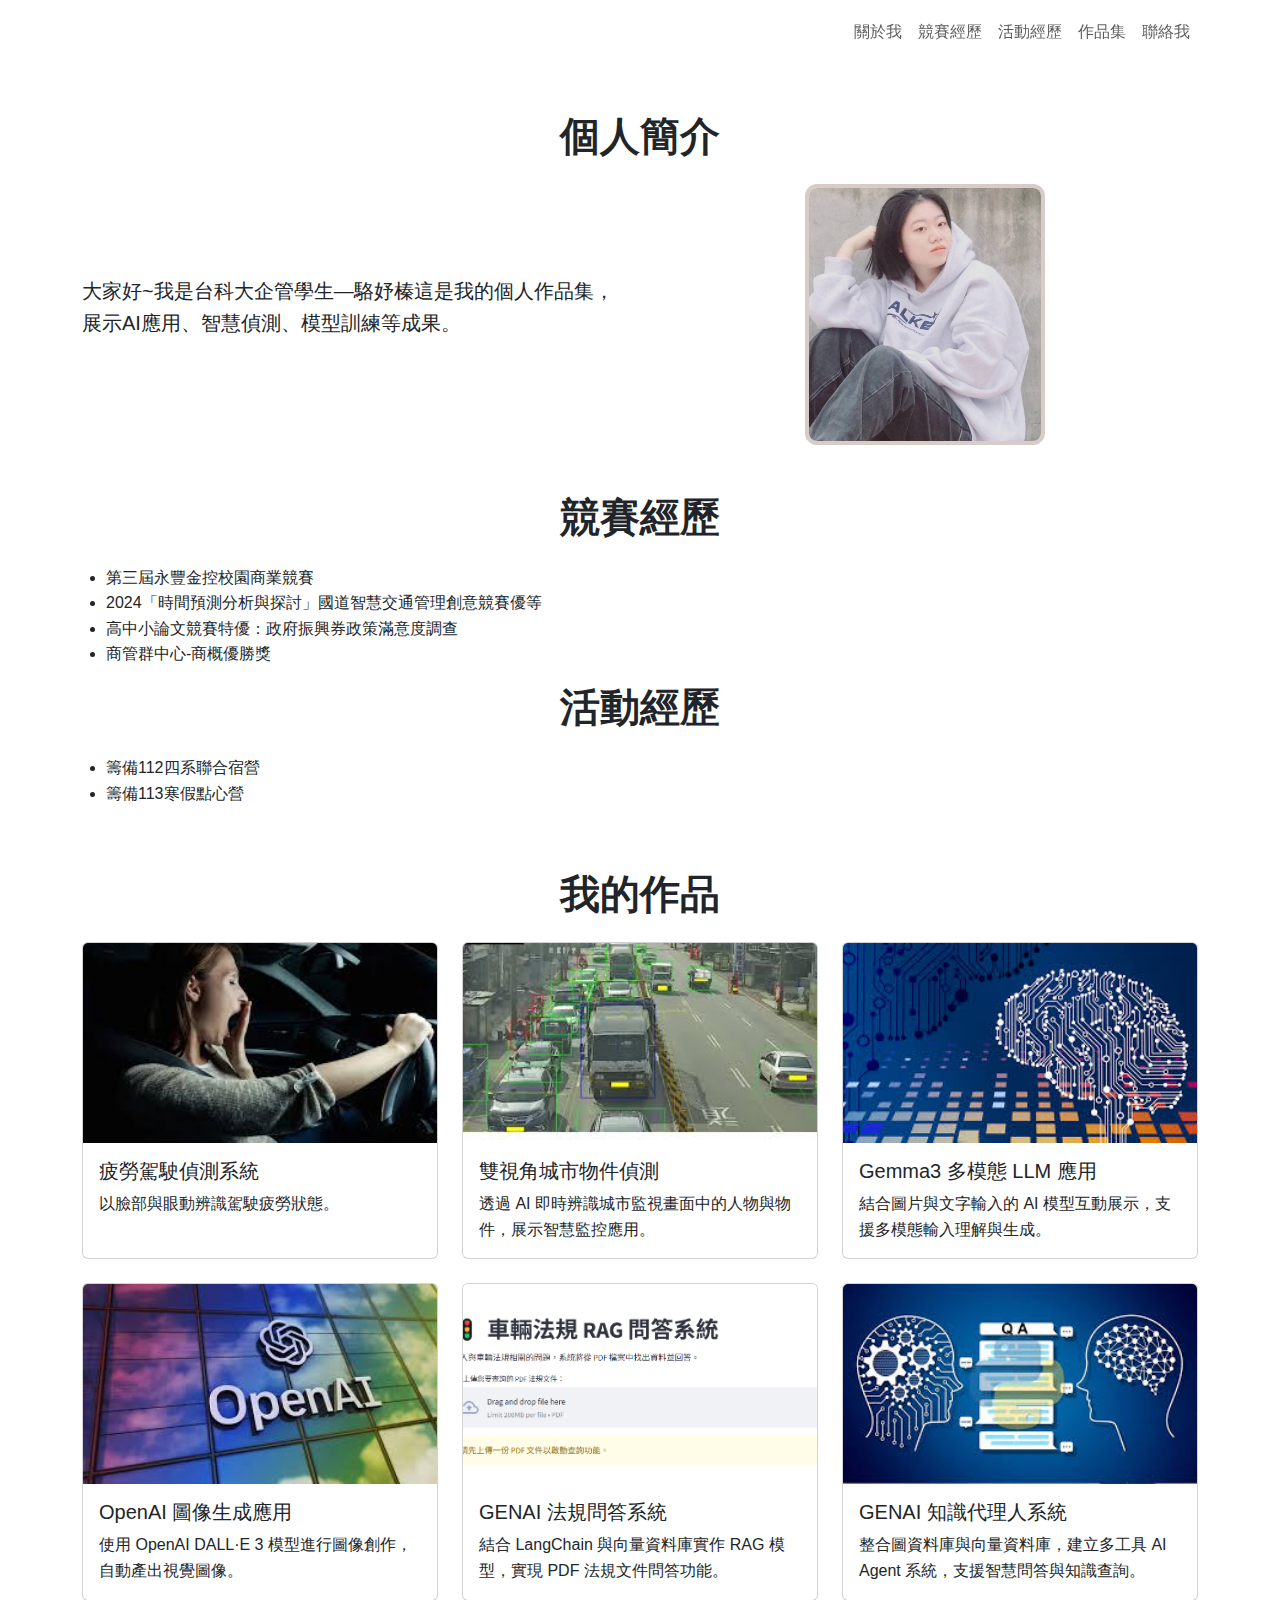
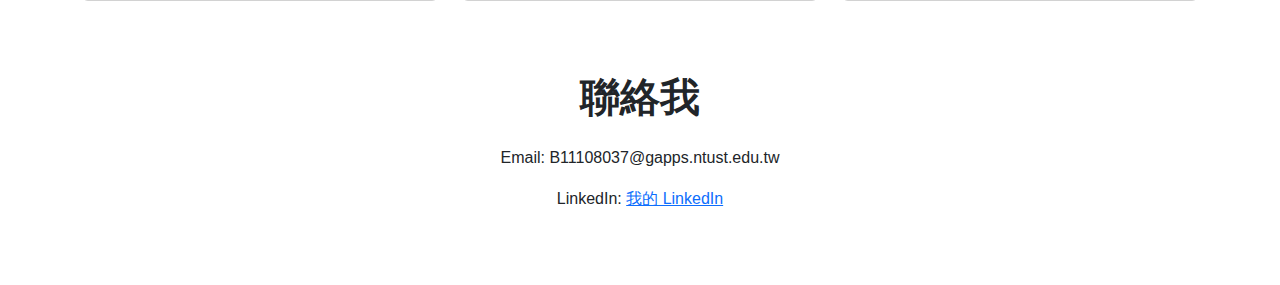
<file: index.html>
<!DOCTYPE html>
<html lang="zh-Hant">
<head>
  <meta charset="utf-8" />
  <meta name="viewport" content="width=device-width, initial-scale=1" />
  <title>個人作品集</title>

  <!-- SEO Meta Tags -->
  <meta name="description" content="大家好我是台科大企管學生—駱妤榛這是我的個人作品集，展示AI應用、交通預測、模型訓練等專案成果。" />
  <meta name="keywords" content="個人網站, 作品集, 台灣科技大學, AI, 模型, 資料分析" />
  <meta name="author" content="Your Name" />

  <!-- Bootstrap & CSS -->
  <link href="https://cdn.jsdelivr.net/npm/bootstrap@5.3.3/dist/css/bootstrap.min.css" rel="stylesheet" />
  <link href="style.css" rel="stylesheet" />
  <style>
    .card-img-top {
      width: 100%;
      height: 200px;
      object-fit: cover;
    }
  </style>
</head>
<body>
  <!-- 導覽列 -->
  <nav class="navbar navbar-expand-md navbar-light bg-primary-custom sticky-top">
    <div class="container">
      <a class="navbar-brand text-white" href="#">個人網站</a>
      <button class="navbar-toggler" type="button" data-bs-toggle="collapse" data-bs-target="#navbarPink">
        <span class="navbar-toggler-icon"></span>
      </button>
      <div class="collapse navbar-collapse" id="navbarPink">
        <ul class="navbar-nav ms-auto">
          <li class="nav-item"><a class="nav-link" href="#about">關於我</a></li>
          <li class="nav-item"><a class="nav-link" href="#experience">競賽經歷</a></li>
          <li class="nav-item"><a class="nav-link" href="#activities">活動經歷</a></li>
          <li class="nav-item"><a class="nav-link" href="#portfolio">作品集</a></li>
          <li class="nav-item"><a class="nav-link" href="#contact">聯絡我</a></li>
        </ul>
      </div>
    </div>
  </nav>

  <!-- 關於我 -->
  <section id="about" class="container py-5">
    <h2 class="section-title text-center mb-4">個人簡介</h2>
    <div class="row align-items-center">
      <div class="col-md-6">
        <p class="fs-5">
          大家好~我是台科大企管學生—駱妤榛這是我的個人作品集，展示AI應用、智慧偵測、模型訓練等成果。
        </p>
      </div>
      <div class="col-md-6 text-center">
        <img src="attached_assets/1573121.jpg" alt="個人照片" class="img-fluid" style="width: 240px; border: 4px solid #d7ccc8; border-radius: 12px;">
      </div>
    </div>
  </section>

  <!-- 競賽經歷 -->
  <section id="experience" class="container">
    <h2 class="section-title text-center">競賽經歷</h2>
    <ul class="ps-4">
      <li>第三屆永豐金控校園商業競賽</li>
      <li>2024「時間預測分析與探討」國道智慧交通管理創意競賽優等</li>
      <li>高中小論文競賽特優：政府振興券政策滿意度調查</li>
      <li>商管群中心-商概優勝獎</li>
    </ul>
  </section>

  <!-- 活動經歷 -->
  <section id="activities" class="container">
    <h2 class="section-title text-center">活動經歷</h2>
    <ul class="ps-4">
      <li>籌備112四系聯合宿營</li>
      <li>籌備113寒假點心營</li>
    </ul>
  </section>

  <!-- 作品集 -->
  <section id="portfolio" class="container py-5">
    <h2 class="section-title text-center">我的作品</h2>
    <div class="row">
      <!-- 作品 1 -->
      <div class="col-md-6 col-lg-4 mb-4">
        <article class="card h-100">
          <a href="project1.html">
            <img src="attached_assets/tired.jpg" alt="疲勞駕駛示意圖" class="card-img-top">
          </a>
          <div class="card-body">
            <h5 class="card-title"><a href="project1.html" class="text-decoration-none text-dark">疲勞駕駛偵測系統</a></h5>
            <p class="card-text">以臉部與眼動辨識駕駛疲勞狀態。</p>
          </div>
        </article>
      </div>

      <!-- 作品 2 -->
      <div class="col-md-6 col-lg-4 mb-4">
        <article class="card h-100">
          <a href="project2.html">
            <img src="attached_assets/21.jpg" class="card-img-top" alt="城市物件辨識系統畫面">
          </a>
          <div class="card-body">
            <h5 class="card-title"><a href="project2.html" class="text-decoration-none text-dark">雙視角城市物件偵測</a></h5>
            <p class="card-text">透過 AI 即時辨識城市監視畫面中的人物與物件，展示智慧監控應用。</p>
          </div>
        </article>
      </div>

      <!-- 作品 3 -->
      <div class="col-md-6 col-lg-4 mb-4">
        <article class="card h-100">
          <a href="project3.html">
            <img src="attached_assets/3.jpg" class="card-img-top" alt="Gemma3 多模態系統">
          </a>
          <div class="card-body">
            <h5 class="card-title"><a href="project3.html" class="text-decoration-none text-dark">Gemma3 多模態 LLM 應用</a></h5>
            <p class="card-text">結合圖片與文字輸入的 AI 模型互動展示，支援多模態輸入理解與生成。</p>
          </div>
        </article>
      </div>

      <!-- 作品 4 -->
      <div class="col-md-6 col-lg-4 mb-4">
        <article class="card h-100">
          <a href="project4.html">
            <img src="attached_assets/4.jpg" class="card-img-top" alt="圖像生成結果">
          </a>
          <div class="card-body">
            <h5 class="card-title"><a href="project4.html" class="text-decoration-none text-dark">OpenAI 圖像生成應用</a></h5>
            <p class="card-text">使用 OpenAI DALL·E 3 模型進行圖像創作，自動產出視覺圖像。</p>
          </div>
        </article>
      </div>

      <!-- 作品 5 -->
      <div class="col-md-6 col-lg-4 mb-4">
        <article class="card h-100">
          <a href="project5.html">
            <img src="attached_assets/5.png" class="card-img-top" alt="法規問答系統畫面">
          </a>
          <div class="card-body">
            <h5 class="card-title"><a href="project5.html" class="text-decoration-none text-dark">GENAI 法規問答系統</a></h5>
            <p class="card-text">結合 LangChain 與向量資料庫實作 RAG 模型，實現 PDF 法規文件問答功能。</p>
          </div>
        </article>
      </div>

      <!-- ✅ 修改後的作品 6 -->
      <div class="col-md-6 col-lg-4 mb-4">
        <article class="card h-100">
          <a href="project6.html">
            <img src="attached_assets/6.jpg" class="card-img-top" alt="知識代理人系統">
          </a>
          <div class="card-body">
            <h5 class="card-title"><a href="project6.html" class="text-decoration-none text-dark">GENAI 知識代理人系統</a></h5>
            <p class="card-text">整合圖資料庫與向量資料庫，建立多工具 AI Agent 系統，支援智慧問答與知識查詢。</p>
          </div>
        </article>
      </div>

    </div>
  </section>

  <!-- 聯絡我 -->
  <section id="contact" class="container text-center">
    <h2 class="section-title">聯絡我</h2>
    <p>Email: B11108037@gapps.ntust.edu.tw</p>
    <p>LinkedIn: <a href="https://www.linkedin.com/in/yourprofile" target="_blank">我的 LinkedIn</a></p>
  </section>

  <!-- 頁尾 -->
  <footer class="text-center py-3 bg-primary-custom text-white">
    &copy; 2025 我的個人網站
  </footer>

  <!-- Bootstrap JS -->
  <script src="https://cdn.jsdelivr.net/npm/bootstrap@5.3.3/dist/js/bootstrap.bundle.min.js"></script>
</body>
</html>
</file>
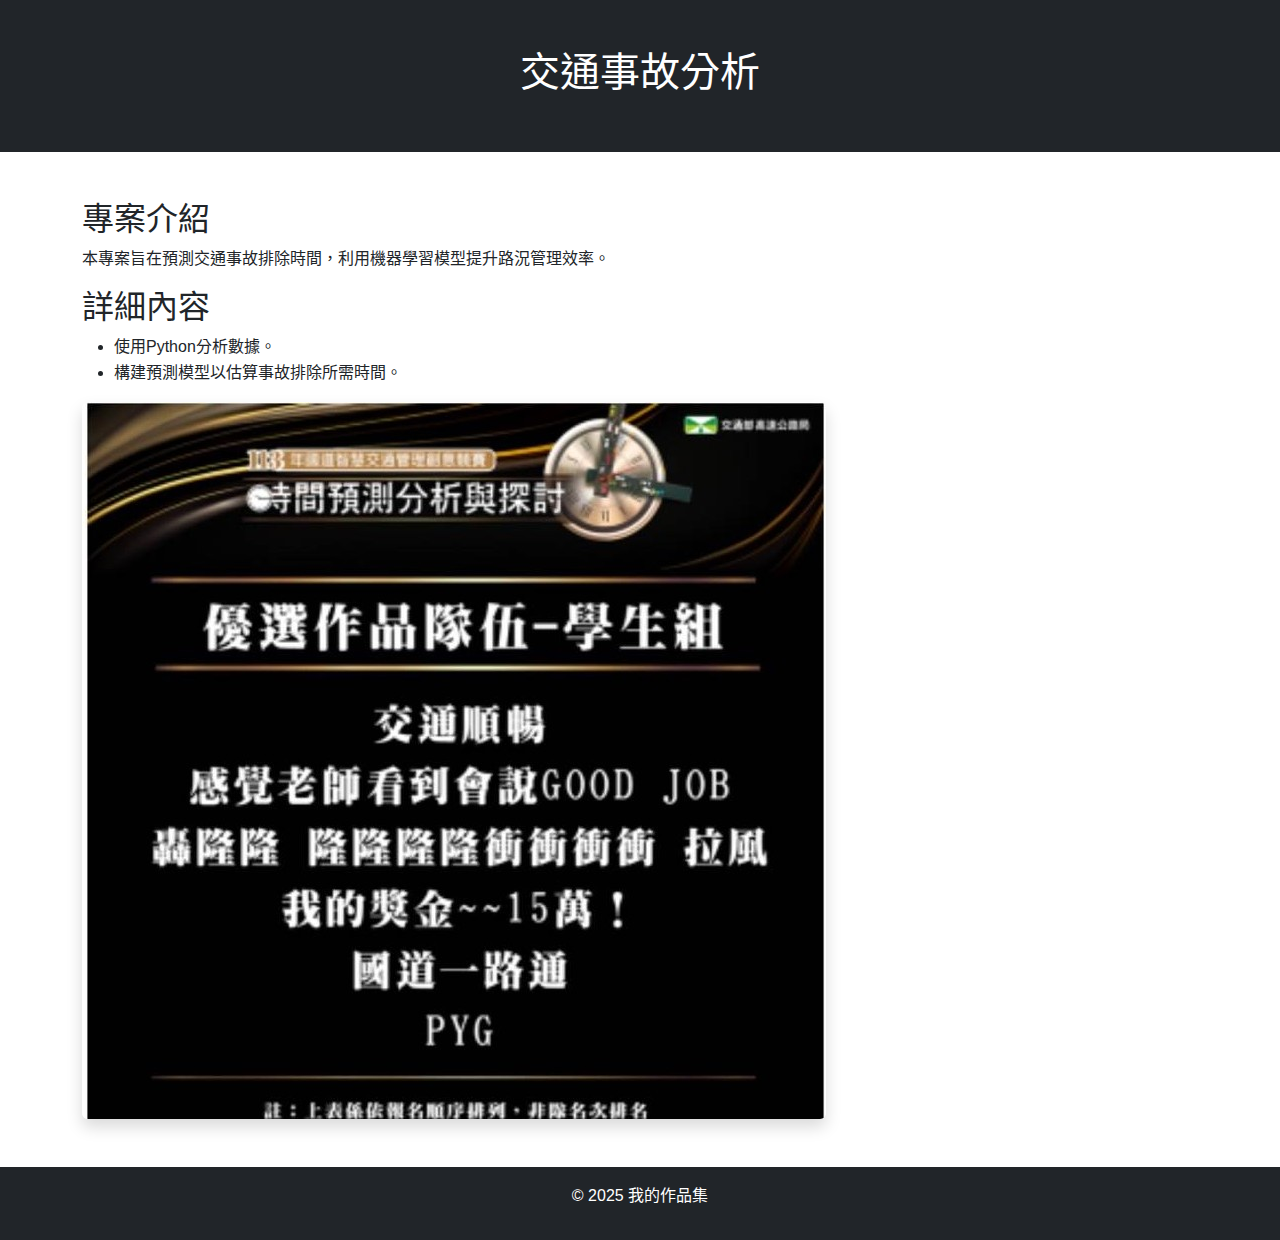
<file: project1.html>
<!DOCTYPE html>
<html lang="zh-TW">

<head>
  <meta charset="UTF-8">
  <meta name="viewport" content="width=device-width, initial-scale=1.0">
  <title>交通事故分析</title>
  <link href="https://stackpath.bootstrapcdn.com/bootstrap/5.3.0/css/bootstrap.min.css" rel="stylesheet">
  <link href="style.css" rel="stylesheet">
</head>

<body>
  <header class="bg-dark text-white text-center py-5">
    <div class="container">
      <h1>交通事故分析</h1>
    </div>
  </header>

  <section class="py-5">
    <div class="container">
      <h2>專案介紹</h2>
      <p>本專案旨在預測交通事故排除時間，利用機器學習模型提升路況管理效率。</p>
      <h2>詳細內容</h2>
      <ul>
        <li>使用Python分析數據。</li>
        <li>構建預測模型以估算事故排除所需時間。</li>
      </ul>
      <img src="attached_assets/148092.jpg" class="img-fluid rounded shadow" alt="交通事故分析圖片">
    </div>
  </section>

  <footer class="bg-dark text-white text-center py-3">
    <p>&copy; 2025 我的作品集</p>
  </footer>
</body>

</html>
</file>
<file: style.css>
/* 通用樣式 */
:root {
  --primary-color: #0d6efd;
  --secondary-color: #6c757d;
  --success-color: #198754;
  --info-color: #0dcaf0;
  --warning-color: #ffc107;
  --danger-color: #dc3545;
  --dark-color: #212529;
  --light-color: #f8f9fa;
  --body-color: #212529;
  --bs-body-font-family: 'Inter', sans-serif;
  --bs-body-line-height: 1.6;
}

body {
  font-family: var(--bs-body-font-family);
  line-height: var(--bs-body-line-height);
  color: var(--body-color);
  overflow-x: hidden;
}

/* 助手類 */
.section-padding {
  padding: 100px 0;
}

.section-title {
  font-size: 2.5rem;
  font-weight: 700;
  margin-bottom: 1.5rem;
  position: relative;
}

/* 導航欄 */
#header {
  transition: all 0.3s ease;
}

.navbar-brand {
  font-size: 1.5rem;
}

.navbar-nav .nav-link {
  padding: 0.5rem 1rem;
  font-weight: 500;
  transition: all 0.3s ease;
}

.navbar-nav .nav-link:hover {
  color: var(--primary-color) !important;
}

/* 首頁區塊 */
.hero-section {
  padding: 180px 0 100px;
  position: relative;
  overflow: hidden;
  background-color: #fff;
}

.profile-img-wrap {
  position: relative;
  width: 300px;
  height: 300px;
  border-radius: 50%;
  overflow: hidden;
  margin: 0 auto;
  box-shadow: 0 15px 30px rgba(0, 0, 0, 0.1);
  border: 5px solid #fff;
}

.profile-img-wrap img {
  width: 100%;
  height: 100%;
  object-fit: cover;
}

.social-links {
  display: flex;
  gap: 1rem;
}

.social-link {
  font-size: 1.25rem;
  color: var(--secondary-color);
  transition: color 0.3s ease;
}

.social-link:hover {
  color: var(--primary-color);
}

/* 項目區塊 */
.project-img-container {
  position: relative;
  height: 220px;
  overflow: hidden;
}

.project-img-container img {
  width: 100%;
  height: 100%;
  object-fit: cover;
  transition: transform 0.5s ease;
}

.project-overlay {
  position: absolute;
  top: 0;
  left: 0;
  width: 100%;
  height: 100%;
  background-color: rgba(13, 110, 253, 0.85);
  display: flex;
  flex-direction: column;
  justify-content: center;
  align-items: center;
  padding: 1.5rem;
  opacity: 0;
  transition: opacity 0.3s ease;
}

.project-item:hover .project-overlay {
  opacity: 1;
}

.project-item:hover .project-img-container img {
  transform: scale(1.1);
}

.filter-buttons .btn {
  font-weight: 500;
  border-radius: 30px;
  padding: 0.5rem 1.5rem;
  margin: 0 0.25rem;
  transition: all 0.3s ease;
}

.filter-buttons .btn.active {
  background-color: var(--dark-color);
  color: white;
}

/* 關於我區塊 */
.about-img-container {
  position: relative;
  max-width: 500px;
  margin: 0 auto;
}

.about-img-container::before {
  content: '';
  position: absolute;
  top: -20px;
  left: -20px;
  width: 100px;
  height: 100px;
  background-color: var(--primary-color);
  opacity: 0.1;
  border-radius: 1rem;
  z-index: -1;
}

.about-img-container::after {
  content: '';
  position: absolute;
  bottom: -20px;
  right: -20px;
  width: 100px;
  height: 100px;
  background-color: var(--primary-color);
  opacity: 0.1;
  border-radius: 1rem;
  z-index: -1;
}

/* 研究論文區塊 */
.publications-wrapper {
  max-width: 1000px;
  margin: 0 auto;
}

.publication-item {
  padding: 20px;
  border-radius: 10px;
  background-color: #fff;
  box-shadow: 0 3px 10px rgba(0, 0, 0, 0.05);
  transition: all 0.3s ease;
}

.publication-item:hover {
  transform: translateY(-5px);
  box-shadow: 0 8px 20px rgba(0, 0, 0, 0.1);
}

.publication-year {
  font-weight: 500;
  padding: 5px 12px;
}

.publication-title {
  margin-bottom: 8px;
  font-weight: 600;
  line-height: 1.4;
}

.publication-authors {
  font-size: 0.9rem;
}

.publication-journal {
  font-size: 0.95rem;
  color: #495057;
}

.publication-note {
  font-size: 0.85rem;
  color: #6c757d;
}

/* 技能區塊 */
.skill-card {
  background-color: #fff;
  border-radius: 1rem;
  padding: 1.5rem;
  height: 100%;
  box-shadow: 0 5px 15px rgba(0, 0, 0, 0.05);
  transition: all 0.3s ease;
}

.skill-card:hover {
  transform: translateY(-5px);
  box-shadow: 0 10px 25px rgba(0, 0, 0, 0.1);
}

.skill-header {
  display: flex;
  align-items: center;
}

.skill-icon {
  width: 50px;
  height: 50px;
  border-radius: 12px;
  display: flex;
  align-items: center;
  justify-content: center;
  margin-right: 1rem;
}

.skill-icon i {
  font-size: 1.5rem;
}

.skill-title {
  font-size: 1.25rem;
  font-weight: 600;
  margin-bottom: 0;
}

.progress {
  border-radius: 30px;
}

/* 聯繫區塊 */
.contact-icon {
  width: 50px;
  height: 50px;
  border-radius: 50%;
  display: flex;
  align-items: center;
  justify-content: center;
  margin-right: 1rem;
  flex-shrink: 0;
}

.contact-form-card {
  background-color: #fff;
  border-radius: 1rem;
  padding: 2rem;
  box-shadow: 0 10px 30px rgba(0, 0, 0, 0.05);
}

.social-link-circle {
  display: inline-flex;
  align-items: center;
  justify-content: center;
  width: 40px;
  height: 40px;
  border-radius: 50%;
  background-color: #fff;
  color: var(--secondary-color);
  margin-right: 1rem;
  box-shadow: 0 5px 15px rgba(0, 0, 0, 0.05);
  transition: all 0.3s ease;
}

.social-link-circle:hover {
  background-color: var(--primary-color);
  color: #fff;
}

/* 頁腳 */
.footer-logo {
  font-size: 1.5rem;
  font-weight: 700;
  display: inline-block;
  margin-bottom: 1rem;
  text-decoration: none;
}

.footer-links li {
  margin-bottom: 0.75rem;
}

.footer-links a, .footer-contact a {
  text-decoration: none;
  transition: color 0.3s ease;
}

.footer-links a:hover, .footer-contact a:hover {
  color: var(--primary-color) !important;
}

/* 回到頂部按鈕 */
.back-to-top {
  position: fixed;
  right: 25px;
  bottom: 25px;
  width: 40px;
  height: 40px;
  border-radius: 50%;
  background-color: var(--primary-color);
  color: #fff;
  text-align: center;
  line-height: 40px;
  box-shadow: 0 5px 15px rgba(0, 0, 0, 0.1);
  z-index: 99;
  opacity: 0;
  visibility: hidden;
  transition: all 0.3s ease;
  text-decoration: none;
}

.back-to-top.show {
  opacity: 1;
  visibility: visible;
}

.back-to-top:hover {
  background-color: #0b5ed7;
  color: #fff;
}

/* 響應式樣式 */
@media (max-width: 991.98px) {
  .section-padding {
    padding: 80px 0;
  }
  
  .hero-section {
    padding: 140px 0 80px;
  }
  
  .section-title {
    font-size: 2rem;
  }
  
  .profile-img-wrap {
    width: 250px;
    height: 250px;
  }
}

@media (max-width: 767.98px) {
  .section-padding {
    padding: 60px 0;
  }
  
  .hero-section {
    padding: 120px 0 60px;
  }
  
  .section-title {
    font-size: 1.75rem;
  }
  
  .profile-img-wrap {
    width: 200px;
    height: 200px;
  }
}

@media (max-width: 575.98px) {
  .profile-img-wrap {
    width: 180px;
    height: 180px;
  }
}

/* 自定義顏色 */
.bg-purple {
  background-color: #6f42c1;
}

.bg-purple-light {
  background-color: rgba(111, 66, 193, 0.1);
}

.text-purple {
  color: #6f42c1;
}

.bg-pink {
  background-color: #d63384;
}

.bg-pink-light {
  background-color: rgba(214, 51, 132, 0.1);
}

.text-pink {
  color: #d63384;
}

/* 淡色背景徽章 */
.bg-primary-subtle {
  background-color: #cfe2ff;
}

.bg-secondary-subtle {
  background-color: #e2e3e5;
}

.bg-success-subtle {
  background-color: #d1e7dd;
}

.bg-danger-subtle {
  background-color: #f8d7da;
}

.bg-warning-subtle {
  background-color: #fff3cd;
}

.bg-info-subtle {
  background-color: #cff4fc;
}

.bg-purple-subtle {
  background-color: #e2d9f3;
}

.bg-pink-subtle {
  background-color: #f7d6e6;
}

/* 加載動畫 */
.spinner {
  display: inline-block;
  width: 20px;
  height: 20px;
  border: 2px solid rgba(255, 255, 255, 0.3);
  border-radius: 50%;
  border-top-color: #fff;
  animation: spin 0.8s linear infinite;
  margin-right: 0.5rem;
}

@keyframes spin {
  to {
    transform: rotate(360deg);
  }
}

/* 表單驗證樣式 */
.form-control.is-invalid {
  border-color: var(--danger-color);
  padding-right: calc(1.5em + 0.75rem);
  background-image: url("data:image/svg+xml,%3csvg xmlns='http://www.w3.org/2000/svg' viewBox='0 0 12 12' width='12' height='12' fill='none' stroke='%23dc3545'%3e%3ccircle cx='6' cy='6' r='4.5'/%3e%3cpath stroke-linejoin='round' d='M5.8 3.6h.4L6 6.5z'/%3e%3ccircle cx='6' cy='8.2' r='.6' fill='%23dc3545' stroke='none'/%3e%3c/svg%3e");
  background-repeat: no-repeat;
  background-position: right calc(0.375em + 0.1875rem) center;
  background-size: calc(0.75em + 0.375rem) calc(0.75em + 0.375rem);
}

.invalid-feedback {
  display: none;
  width: 100%;
  margin-top: 0.25rem;
  font-size: 0.875em;
  color: var(--danger-color);
}

/* 通知樣式 */
.toast-container {
  position: fixed;
  top: 1rem;
  right: 1rem;
  z-index: 9999;
}

.toast {
  max-width: 350px;
  background-color: white;
  box-shadow: 0 5px 15px rgba(0,0,0,0.1);
}

.toast-header {
  color: white;
}

.toast-success .toast-header {
  background-color: var(--success-color);
}

.toast-error .toast-header {
  background-color: var(--danger-color);
}

/* 自定義間距 */
.gap-1 {
  gap: 0.25rem;
}

.gap-2 {
  gap: 0.5rem;
}

.gap-3 {
  gap: 1rem;
}

.gap-4 {
  gap: 1.5rem;
}

.gap-5 {
  gap: 3rem;
}
解釋
</file>
